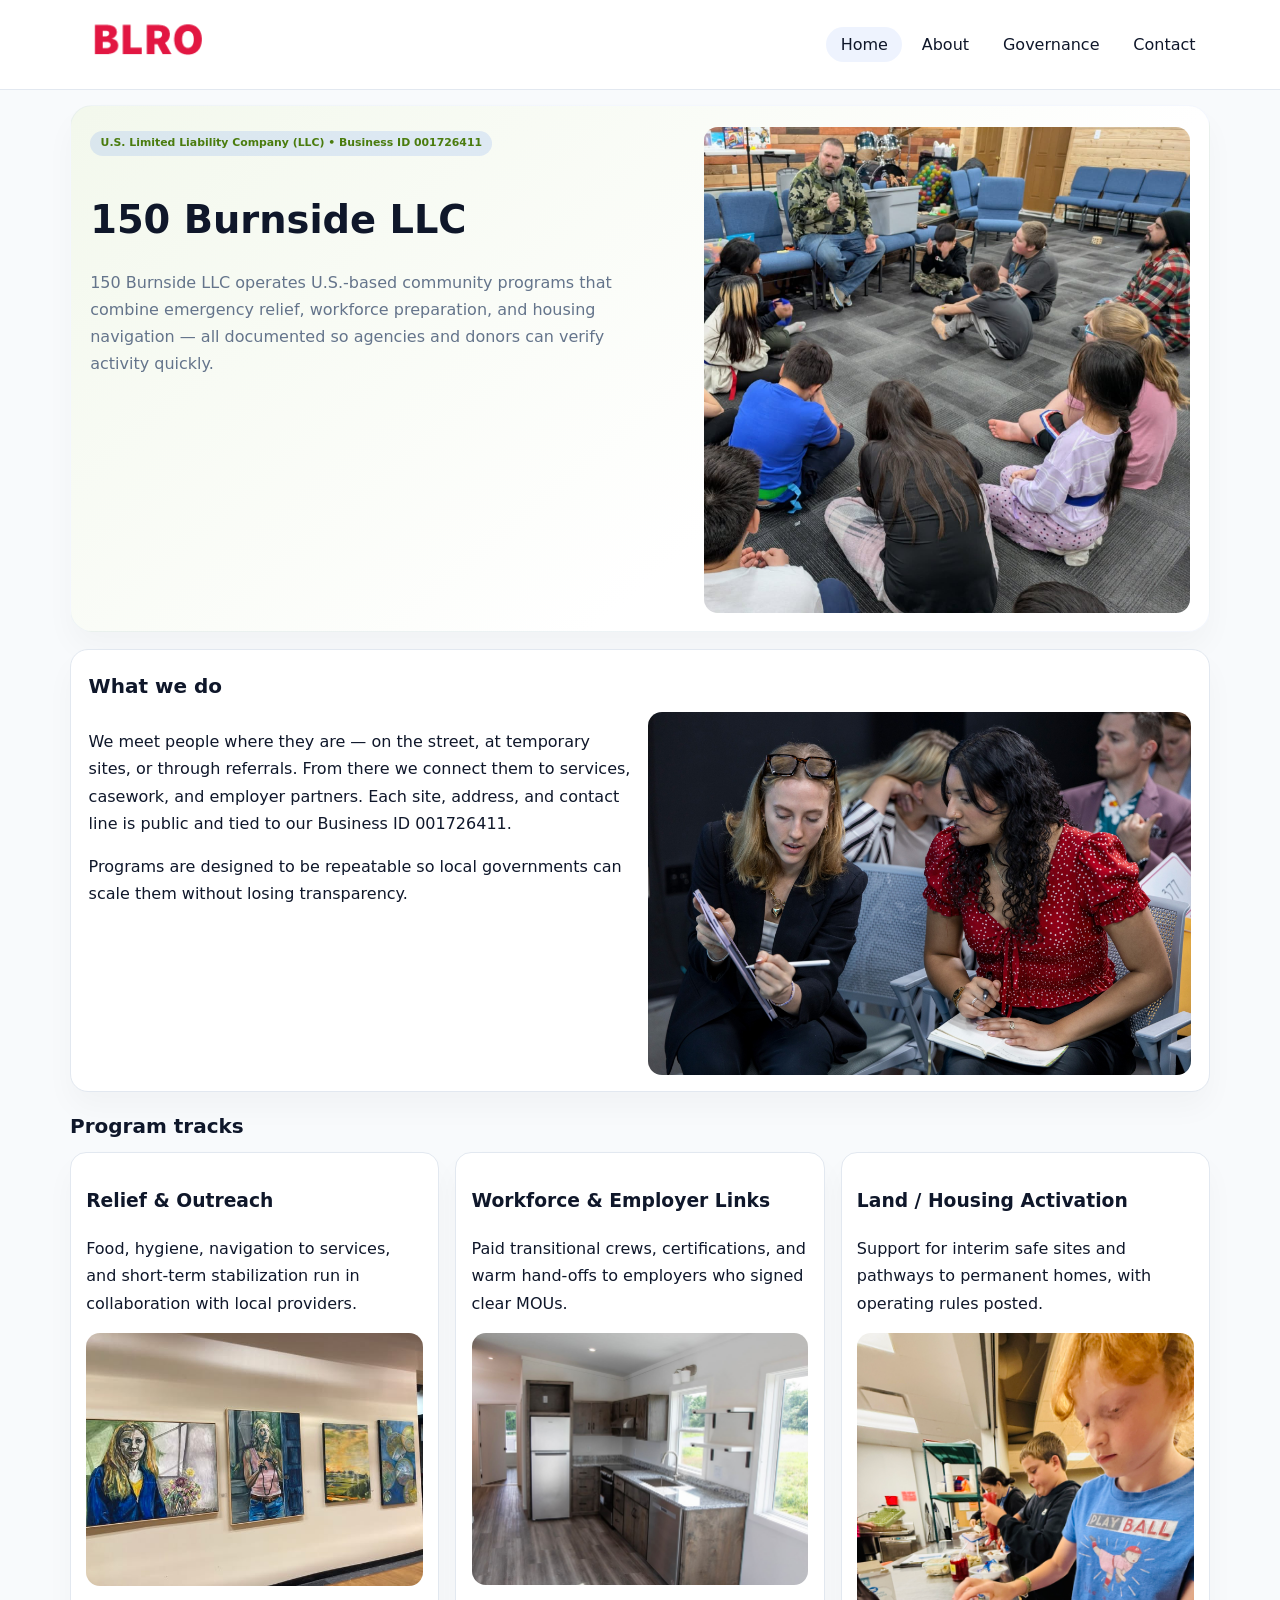
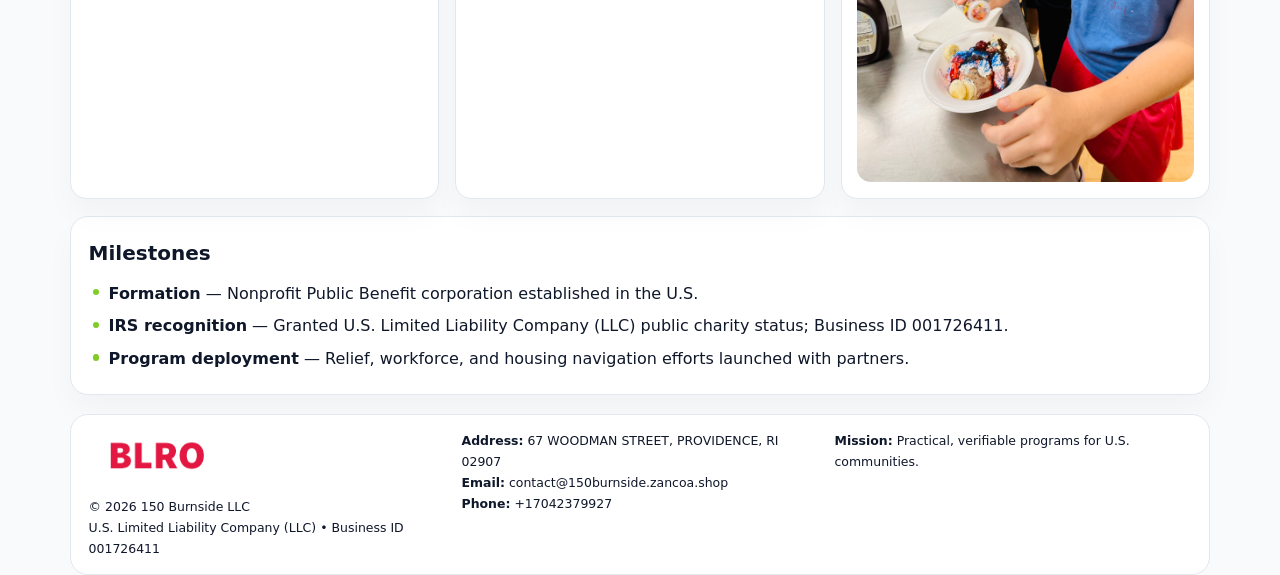
<file: index.html>
<!doctype html><html lang="en"><head>
<meta charset="utf-8">
<meta name="viewport" content="width=device-width,initial-scale=1">
<title>150 Burnside LLC – Nonprofit • 2025</title>
<link rel="stylesheet" href="assets/styles.css">
<link rel="icon" href="images/logo.png">
<meta name="data-ein" content="001726411">
<meta name="data-name" content="150 Burnside LLC">
<meta name="data-email" content="contact@150burnside.zancoa.shop">
<meta name="data-phone" content="+17042379927">
<meta name="data-address" content="67 WOODMAN STREET, PROVIDENCE, RI 02907">
<meta name="data-map" content="67+WOODMAN+STREET,+PROVIDENCE,+RI+02907">
  <meta name="description" content="We are a 501(c)(3) organization advancing community services, education, and direct relief through transparent programs, local partnerships, and measurable outcomes.">
<meta name="facebook-domain-verification" content="uu38f0p6ye5oua1807i4389kdyx9ew" />
</head><body>
<div style="position:absolute;left:-9999px;top:-9999px;opacity:0" data-uniq="{{UNIQUE_BLOB}}">
  <span>We are a 501(c)(3) organization advancing community services, education, and direct relief through transparent programs, local partnerships, and measurable outcomes.</span><svg width="12" height="12" viewBox="0 0 12 12" xmlns="http://www.w3.org/2000/svg"><circle cx="6" cy="6" r="5" fill="#9d174d"/></svg><img src="images/hero.jpg" width="1" height="1" alt="" loading="lazy"/>
</div>

<header>
  <div class="topbar">
    <a href="index.html"><img src="images/logo.png" style="width:155px" alt=""></a>
    <nav>
      <a class="active" href="index.html">Home</a>
      <a href="about.html">About</a>
      <a href="governance.html">Governance</a>
      <a href="contact.html">Contact</a>
    </nav>
  </div>
</header>

<section class="cdadd589908">
  <div>
    <span class="c11b1250426">U.S. Limited Liability Company (LLC) • Business ID 001726411</span>
    <h1>150 Burnside LLC</h1>
    <p class="c7c549d4a0d">150 Burnside LLC operates U.S.-based community programs that combine emergency relief, workforce preparation, and housing navigation — all documented so agencies and donors can verify activity quickly.</p>
  </div>
  <img src="images/hero.jpg" alt="Community program">
</section>

<section class="section">
  <div class="panel">
    <h2>What we do</h2>
    <div class="twocol">
      <div>
        <p>We meet people where they are — on the street, at temporary sites, or through referrals. From there we connect them to services, casework, and employer partners. Each site, address, and contact line is public and tied to our Business ID 001726411.</p>
        <p>Programs are designed to be repeatable so local governments can scale them without losing transparency.</p>
      </div>
      <div>
        <img src="images/community.jpg" alt="Community work">
      </div>
    </div>
  </div>
</section>

<section class="section">
  <h2>Program tracks</h2>
  <div class="cards">
    <article class="c16900367bb">
      <h3>Relief & Outreach</h3>
      <p>Food, hygiene, navigation to services, and short-term stabilization run in collaboration with local providers.</p>
      <img src="images/relief.jpg" alt="" style="margin-top:.6rem">
    </article>
    <article class="c16900367bb">
      <h3>Workforce & Employer Links</h3>
      <p>Paid transitional crews, certifications, and warm hand-offs to employers who signed clear MOUs.</p>
      <img src="images/jobs.jpg" alt="" style="margin-top:.6rem">
    </article>
    <article class="c16900367bb">
      <h3>Land / Housing Activation</h3>
      <p>Support for interim safe sites and pathways to permanent homes, with operating rules posted.</p>
      <img src="images/land.jpg" alt="" style="margin-top:.6rem">
    </article>
  </div>
</section>

<section class="section">
  <div class="panel">
    <h2>Milestones</h2>
    <ul class="timeline">
      <li><strong>Formation</strong> — Nonprofit Public Benefit corporation established in the U.S.</li>
      <li><strong>IRS recognition</strong> — Granted U.S. Limited Liability Company (LLC) public charity status; Business ID 001726411.</li>
      <li><strong>Program deployment</strong> — Relief, workforce, and housing navigation efforts launched with partners.</li>
    </ul>
  </div>
</section>

<footer>
  <div class="footer-grid">
    <div>
      <img src="images/logo.png" style="width:135px;margin-bottom:.35rem" alt="">
      <div class="small">© <span id="year"></span> 150 Burnside LLC</div>
      <div class="small">U.S. Limited Liability Company (LLC) • Business ID 001726411</div>
    </div>
    <div>
      <div class="small"><strong>Address:</strong> 67 WOODMAN STREET, PROVIDENCE, RI 02907</div>
      <div class="small"><strong>Email:</strong> <a href="mailto:contact@150burnside.zancoa.shop">contact@150burnside.zancoa.shop</a></div>
      <div class="small"><strong>Phone:</strong> <a href="tel:+17042379927">+17042379927</a></div>
    </div>
    <div>
      <div class="small"><strong>Mission:</strong> Practical, verifiable programs for U.S. communities.</div>
    </div>
  </div>
</footer>

<script>
(function(){
  function m(n){const e=document.querySelector('meta[name="'+n+'"]');return e?e.content:'';}
  function h(s){let x=2166136261>>>0;for(let i=0;i<s.length;i++){x^=s.charCodeAt(i);x=(x*16777619)>>>0;}return x>>>0;}
  const key = h((m('data-ein')||m('data-name')||'0').replace(/\s+/g,''));
  const H = key % 360, S = 55 + (key % 18), L = 47;
  const r = document.documentElement;
  r.style.setProperty('--brand',`hsl(${H} ${S}% ${L}%)`);
  r.style.setProperty('--brand-ink',`hsl(${H} ${Math.min(95,S+10)}% ${Math.max(20,L-20)}%)`);
  r.style.setProperty('--soft',`hsl(${H} ${Math.max(35,S-25)}% 95%)`);
  const y=document.getElementById('year');if(y)y.textContent=new Date().getFullYear();
})();
</script>
</body></html>
</file>
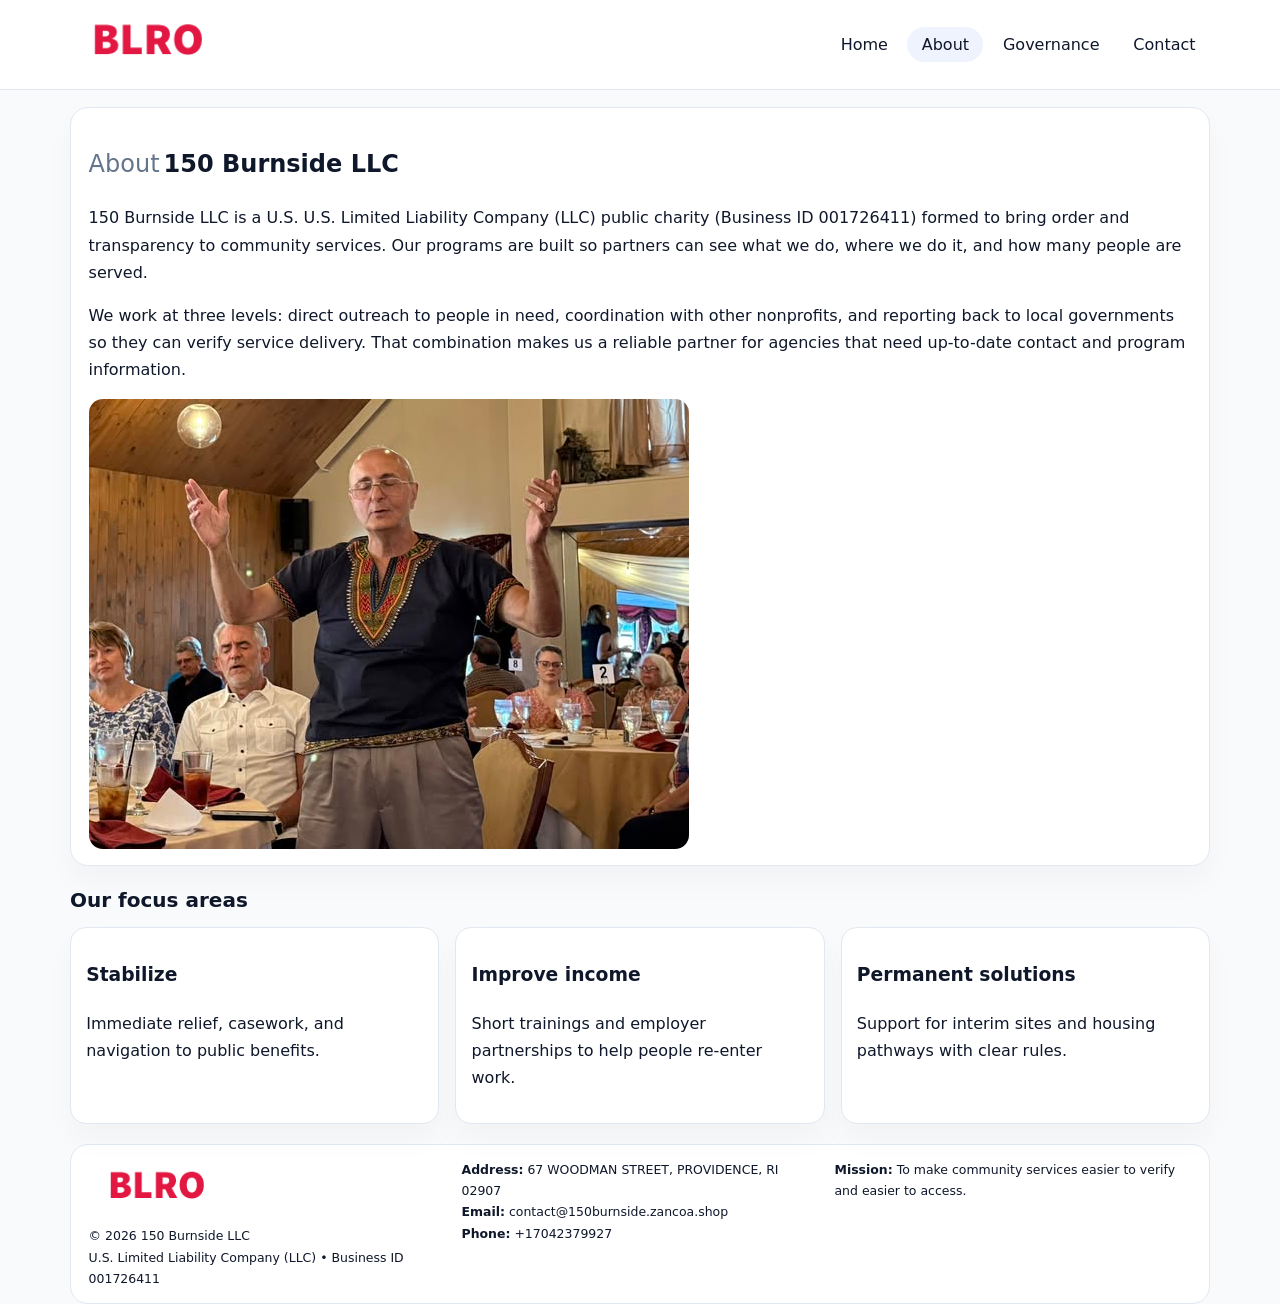
<file: about.html>
<!doctype html><html lang="en"><head>
<meta charset="utf-8">
<meta name="viewport" content="width=device-width,initial-scale=1">
<title>150 Burnside LLC – Nonprofit • 2025</title>
<link rel="stylesheet" href="assets/styles.css">
<link rel="icon" href="images/logo.png">
  <meta name="description" content="We are a 501(c)(3) organization advancing community services, education, and direct relief through transparent programs, local partnerships, and measurable outcomes.">
</head><body>
<div style="position:absolute;left:-9999px;top:-9999px;opacity:0" data-uniq="{{UNIQUE_BLOB}}">
  <span>We are a 501(c)(3) organization advancing community services, education, and direct relief through transparent programs, local partnerships, and measurable outcomes.</span><svg width="12" height="12" viewBox="0 0 12 12" xmlns="http://www.w3.org/2000/svg"><circle cx="6" cy="6" r="5" fill="#9d174d"/></svg><img src="images/education.jpg" width="1" height="1" alt="" loading="lazy"/>
</div>

<header>
  <div class="topbar">
    <a href="index.html"><img src="images/logo.png" style="width:155px" alt=""></a>
    <nav>
      <a href="index.html">Home</a>
      <a class="active" href="about.html">About</a>
      <a href="governance.html">Governance</a>
      <a href="contact.html">Contact</a>
    </nav>
  </div>
</header>

<section class="section">
  <div class="panel">
    <h1><span style="font-weight:500;color:var(--muted);margin-right:.25rem;">About</span><span style="font-weight:700;color:var(--ink);">150 Burnside LLC</span></h1>
    <p>150 Burnside LLC is a U.S. U.S. Limited Liability Company (LLC) public charity (Business ID 001726411) formed to bring order and transparency to community services. Our programs are built so partners can see what we do, where we do it, and how many people are served.</p>
    <p>We work at three levels: direct outreach to people in need, coordination with other nonprofits, and reporting back to local governments so they can verify service delivery. That combination makes us a reliable partner for agencies that need up-to-date contact and program information.</p>
    <img src="images/about.jpg" alt="" style="margin-top:1rem">
  </div>
</section>

<section class="section">
  <h2>Our focus areas</h2>
  <div class="cards">
    <article class="c16900367bb"><h3>Stabilize</h3><p>Immediate relief, casework, and navigation to public benefits.</p></article>
    <article class="c16900367bb"><h3>Improve income</h3><p>Short trainings and employer partnerships to help people re-enter work.</p></article>
    <article class="c16900367bb"><h3>Permanent solutions</h3><p>Support for interim sites and housing pathways with clear rules.</p></article>
  </div>
</section>

<footer>
  <div class="footer-grid">
    <div><img src="images/logo.png" style="width:135px;margin-bottom:.35rem" alt=""><div class="small">© <span id="year"></span> 150 Burnside LLC</div><div class="small">U.S. Limited Liability Company (LLC) • Business ID 001726411</div></div>
    <div><div class="small"><strong>Address:</strong> 67 WOODMAN STREET, PROVIDENCE, RI 02907</div><div class="small"><strong>Email:</strong> <a href="mailto:contact@150burnside.zancoa.shop">contact@150burnside.zancoa.shop</a></div><div class="small"><strong>Phone:</strong> <a href="tel:+17042379927">+17042379927</a></div></div>
    <div><div class="small"><strong>Mission:</strong> To make community services easier to verify and easier to access.</div></div>
  </div>
</footer>
<script>(()=>{const y=document.getElementById('year');if(y)y.textContent=new Date().getFullYear();})();</script>
</body></html>
</file>
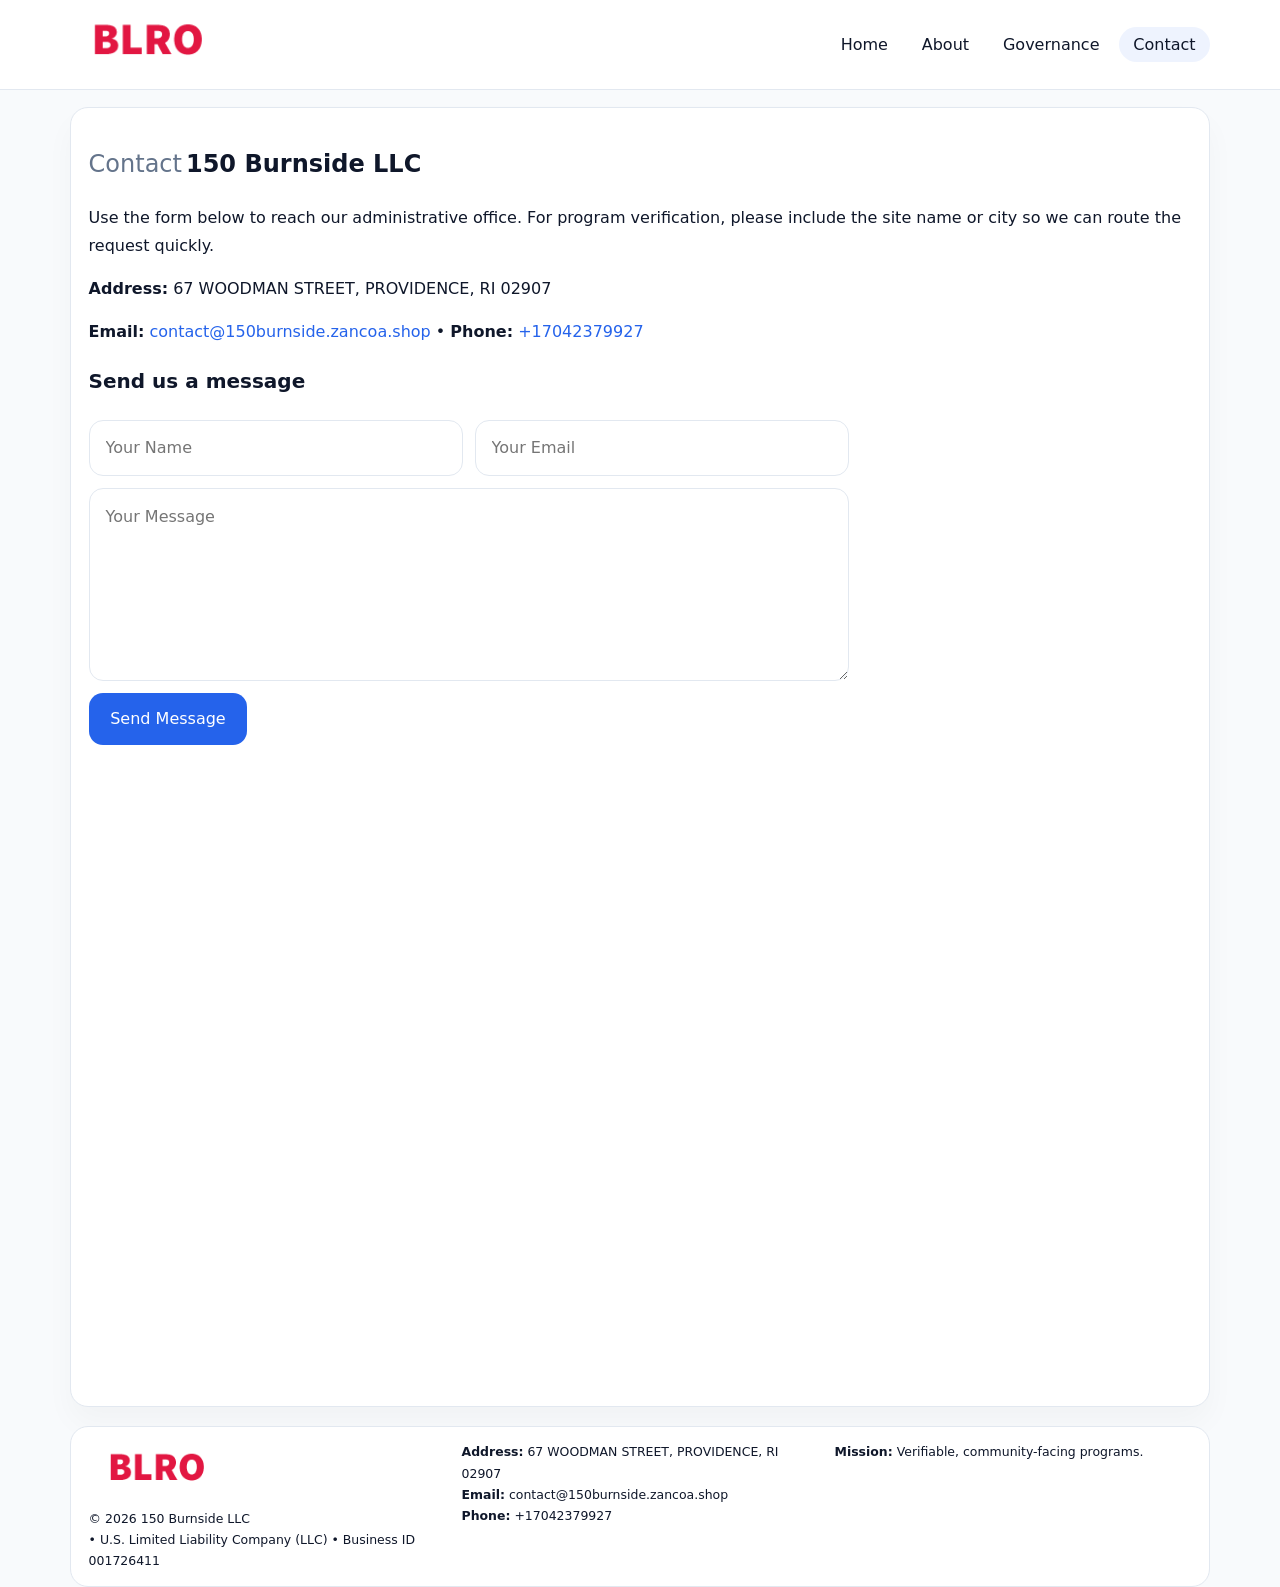
<file: contact.html>
<!doctype html><html lang="en"><head>
<meta charset="utf-8">
<meta name="viewport" content="width=device-width,initial-scale=1">
<title>150 Burnside LLC – Nonprofit • 2025</title>
<link rel="stylesheet" href="assets/styles.css">
<link rel="icon" href="images/logo.png">
  <meta name="description" content="We are a 501(c)(3) organization advancing community services, education, and direct relief through transparent programs, local partnerships, and measurable outcomes.">
</head><body>
<div style="position:absolute;left:-9999px;top:-9999px;opacity:0" data-uniq="{{UNIQUE_BLOB}}">
  <span>We are a 501(c)(3) organization advancing community services, education, and direct relief through transparent programs, local partnerships, and measurable outcomes.</span><svg width="12" height="12" viewBox="0 0 12 12" xmlns="http://www.w3.org/2000/svg"><circle cx="6" cy="6" r="5" fill="#9d174d"/></svg><img src="images/community.jpg" width="1" height="1" alt="" loading="lazy"/>
</div>

<header>
  <div class="topbar">
    <a href="index.html"><img src="images/logo.png" style="width:155px" alt=""></a>
    <nav>
      <a href="index.html">Home</a>
      <a href="about.html">About</a>
      <a href="governance.html">Governance</a>
      <a class="active" href="contact.html">Contact</a>
    </nav>
  </div>
</header>

<section class="section">
  <div class="panel">
    <h1><span style="font-weight:500;color:var(--muted);margin-right:.25rem;">Contact</span><span style="font-weight:700;color:var(--ink);">150 Burnside LLC</span></h1>
    <p>Use the form below to reach our administrative office. For program verification, please include the site name or city so we can route the request quickly.</p>
    <p><strong>Address:</strong> 67 WOODMAN STREET, PROVIDENCE, RI 02907</p>
    <p><strong>Email:</strong> <a href="mailto:contact@150burnside.zancoa.shop">contact@150burnside.zancoa.shop</a> • <strong>Phone:</strong> <a href="tel:+17042379927">+17042379927</a></p>

    <form action="#" method="post" class="contact-form" novalidate>
      <h2>Send us a message</h2>
      <div class="row-2">
        <input name="name" type="text" placeholder="Your Name" required>
        <input name="email" type="email" placeholder="Your Email" required>
      </div>
      <textarea name="message" rows="6" placeholder="Your Message" required></textarea>
      <button type="submit">Send Message</button>
    </form>

    <div style="margin-top:1rem">
      <iframe src="https://www.google.com/maps?q=67+WOODMAN+STREET,+PROVIDENCE,+RI+02907&output=embed"
        style="width:100%;aspect-ratio:16/9;border:0;border-radius:14px"
        loading="lazy" referrerpolicy="no-referrer-when-downgrade"></iframe>
    </div>
  </div>
</section>

<footer>
  <div class="footer-grid">
    <div><img src="images/logo.png" style="width:135px;margin-bottom:.35rem" alt=""><div class="small">© <span id="year"></span> 150 Burnside LLC</div><div class="small"> • U.S. Limited Liability Company (LLC) • Business ID 001726411</div></div>
    <div><div class="small"><strong>Address:</strong> 67 WOODMAN STREET, PROVIDENCE, RI 02907</div><div class="small"><strong>Email:</strong> <a href="mailto:contact@150burnside.zancoa.shop">contact@150burnside.zancoa.shop</a></div><div class="small"><strong>Phone:</strong> <a href="tel:+17042379927">+17042379927</a></div></div>
    <div><div class="small"><strong>Mission:</strong> Verifiable, community-facing programs.</div></div>
  </div>
</footer>
<script>(()=>{const y=document.getElementById('year');if(y)y.textContent=new Date().getFullYear();})();</script>
</body></html>
</file>
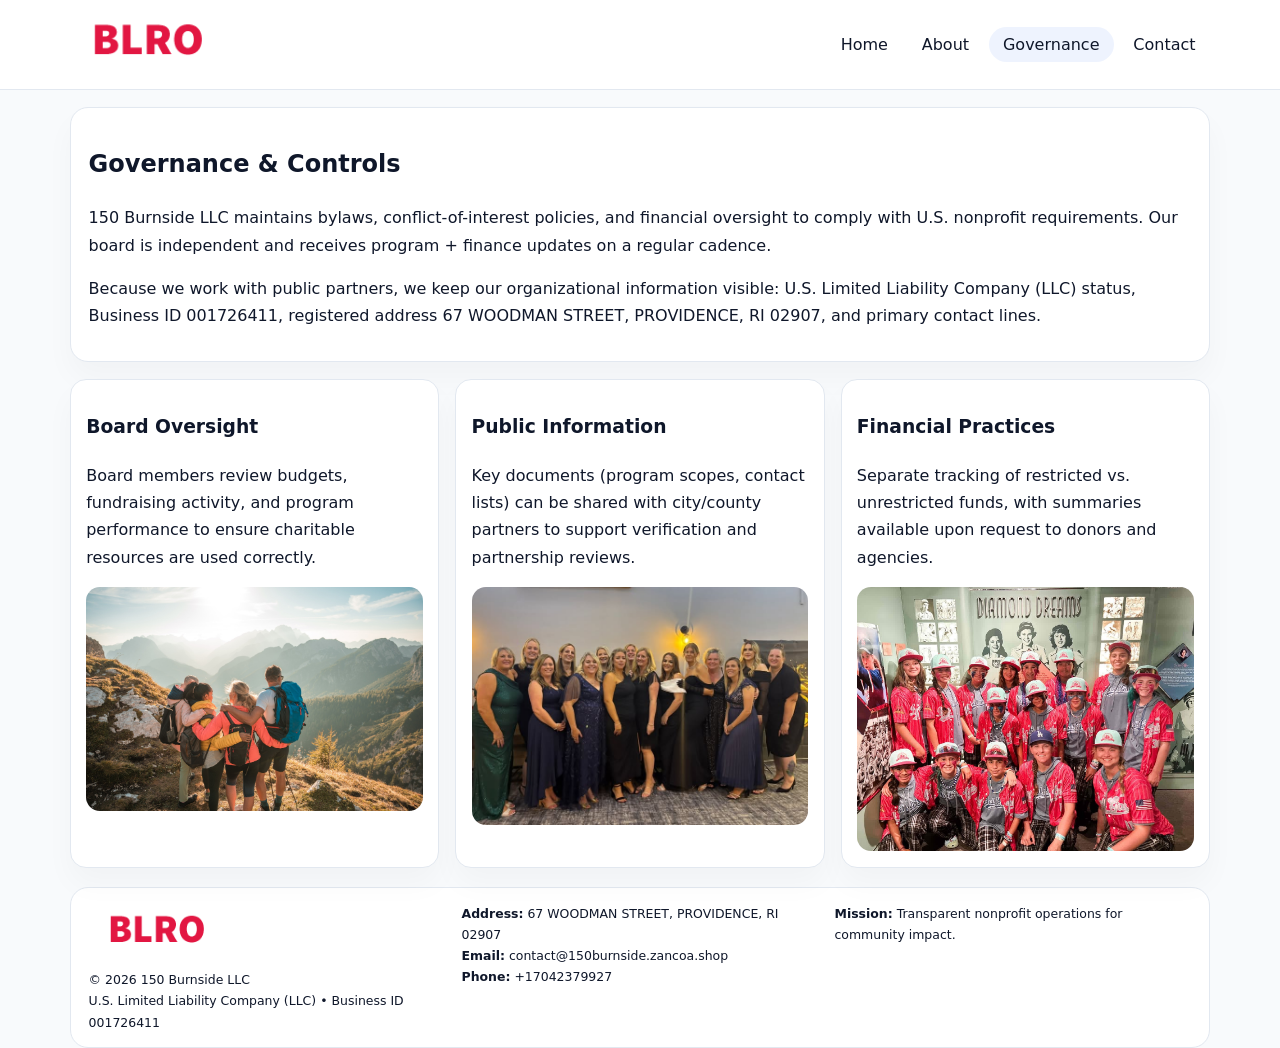
<file: governance.html>
<!doctype html><html lang="en"><head>
<meta charset="utf-8">
<meta name="viewport" content="width=device-width,initial-scale=1">
<title>150 Burnside LLC – Nonprofit • 2025</title>
<link rel="stylesheet" href="assets/styles.css">
<link rel="icon" href="images/logo.png">
  <meta name="description" content="We are a 501(c)(3) organization advancing community services, education, and direct relief through transparent programs, local partnerships, and measurable outcomes.">
</head><body>
<div style="position:absolute;left:-9999px;top:-9999px;opacity:0" data-uniq="{{UNIQUE_BLOB}}">
  <span>We are a 501(c)(3) organization advancing community services, education, and direct relief through transparent programs, local partnerships, and measurable outcomes.</span><svg width="12" height="12" viewBox="0 0 12 12" xmlns="http://www.w3.org/2000/svg"><circle cx="6" cy="6" r="5" fill="#9d174d"/></svg><img src="images/education.jpg" width="1" height="1" alt="" loading="lazy"/>
</div>

<header>
  <div class="topbar">
    <a href="index.html"><img src="images/logo.png" style="width:155px" alt=""></a>
    <nav>
      <a href="index.html">Home</a>
      <a href="about.html">About</a>
      <a class="active" href="governance.html">Governance</a>
      <a href="contact.html">Contact</a>
    </nav>
  </div>
</header>

<section class="section">
  <div class="panel">
    <h1>Governance & Controls</h1>
    <p>150 Burnside LLC maintains bylaws, conflict-of-interest policies, and financial oversight to comply with U.S. nonprofit requirements. Our board is independent and receives program + finance updates on a regular cadence.</p>
    <p>Because we work with public partners, we keep our organizational information visible: U.S. Limited Liability Company (LLC) status, Business ID 001726411, registered address 67 WOODMAN STREET, PROVIDENCE, RI 02907, and primary contact lines.</p>
  </div>
</section>

<section class="section cards">
  <!-- card 1 -->
  <article class="c16900367bb">
    <h3>Board Oversight</h3>
    <p>Board members review budgets, fundraising activity, and program performance to ensure charitable resources are used correctly.</p>
    <img src="images/education.jpg" alt="Board / training" style="margin-top:.55rem">
  </article>

  <!-- card 2 -->
  <article class="c16900367bb">
    <h3>Public Information</h3>
    <p>Key documents (program scopes, contact lists) can be shared with city/county partners to support verification and partnership reviews.</p>
    <img src="images/reporting.jpg" alt="Public reporting" style="margin-top:.55rem">
  </article>

  <!-- card 3 -->
  <article class="c16900367bb">
    <h3>Financial Practices</h3>
    <p>Separate tracking of restricted vs. unrestricted funds, with summaries available upon request to donors and agencies.</p>
    <img src="images/finance.jpg" alt="Financial practices" style="margin-top:.55rem">
  </article>
</section>

<footer>
  <div class="footer-grid">
    <div>
      <img src="images/logo.png" style="width:135px;margin-bottom:.35rem" alt="">
      <div class="small">© <span id="year"></span> 150 Burnside LLC</div>
      <div class="small">U.S. Limited Liability Company (LLC) • Business ID 001726411</div>
    </div>
    <div>
      <div class="small"><strong>Address:</strong> 67 WOODMAN STREET, PROVIDENCE, RI 02907</div>
      <div class="small"><strong>Email:</strong> <a href="mailto:contact@150burnside.zancoa.shop">contact@150burnside.zancoa.shop</a></div>
      <div class="small"><strong>Phone:</strong> <a href="tel:+17042379927">+17042379927</a></div>
    </div>
    <div>
      <div class="small"><strong>Mission:</strong> Transparent nonprofit operations for community impact.</div>
    </div>
  </div>
</footer>
<script>(()=>{const y=document.getElementById('year');if(y)y.textContent=new Date().getFullYear();})();</script>
</body></html>
</file>
<file: assets/styles.css>
:root{
  --ink:#0f172a;
  --muted:#64748b;
  --line:#e2e8f0;
  --paper:#fff;
  --brand:#2563eb;
  --brand-ink:#1e40af;
  --soft:#eff6ff;
  --r:18px;
  --sh:0 16px 30px rgba(15,23,42,.03);
}
*{box-sizing:border-box}
html,body{height:100%}
body{
  margin:0;
  background:#f8fafc;
  color:var(--ink);
  font-family:Inter,system-ui,-apple-system,BlinkMacSystemFont,"Segoe UI",Arial,sans-serif;
  line-height:1.7;
}
img{max-width:100%;height:auto;display:block;border-radius:14px}
a{color:var(--brand);text-decoration:none}
a:hover{text-decoration:underline}

/* NAV */
header{background:#fff;border-bottom:1px solid var(--line);position:sticky;top:0;z-index:15}
.topbar{
  width:min(1140px,94%);
  margin:0 auto;
  display:flex;
  align-items:center;
  justify-content:space-between;
  gap:1rem;
  padding:.6rem 0;
}
.topbar nav a{
  padding:.5rem .9rem;
  border-radius:999px;
  color:var(--ink);
  font-weight:500;
}
.topbar nav a.active,
.topbar nav a:hover{
  background:rgba(37,99,235,.08);
  text-decoration:none;
}

/* HERO */
.cdadd589908{
  width:min(1140px,94%);
  margin:.95rem auto 0;
  background:linear-gradient(140deg,var(--soft),#fff 65%);
  border:1px solid rgba(37,99,235,.05);
  border-radius:22px;
  display:grid;
  grid-template-columns:1.1fr .9fr;
  gap:1.2rem;
  padding:1.3rem 1.2rem 1.1rem;
  box-shadow:var(--sh);
}
.cdadd589908 h1{font-size:clamp(1.8rem,3vw,2.55rem);margin-bottom:.4rem}
.cdadd589908 .c7c549d4a0d{color:var(--muted);max-width:550px}
.c11b1250426{
  display:inline-block;
  background:rgba(37,99,235,.12);
  color:var(--brand-ink);
  padding:.2rem .65rem;
  border-radius:999px;
  font-weight:600;
  font-size:.68rem;
}

/* SECTION */
.section{
  width:min(1140px,94%);
  margin:1.05rem auto 0;
}
.panel{
  background:#fff;border:1px solid var(--line);border-radius:18px;
  padding:1rem 1.1rem;box-shadow:var(--sh);
}
h2{font-size:1.25rem;margin:.2rem 0 .6rem}

/* grids */
.cards{
  display:grid;
  grid-template-columns:repeat(auto-fit,minmax(230px,1fr));
  gap:1rem;
}
.c16900367bb{
  background:#fff;border:1px solid var(--line);border-radius:16px;
  padding:.8rem .95rem 1rem;box-shadow:var(--sh);
}
.twocol{
  display:grid;grid-template-columns:1fr 1fr;gap:1rem;align-items:start;
}

/* timeline */
.timeline{list-style:none;margin:.5rem 0 0;padding:0}
.timeline li{position:relative;padding-left:1.25rem;margin:.35rem 0}
.timeline li::before{
  content:"";position:absolute;left:.25rem;top:.58rem;width:.4rem;height:.4rem;border-radius:999px;background:var(--brand)
}

/* contact form */
button,input,textarea{font:inherit}
.contact-form{display:grid;gap:12px;max-width:760px}
.contact-form .row-2{display:grid;grid-template-columns:1fr 1fr;gap:12px}
.contact-form input,
.contact-form textarea{
  width:100%;padding:.85rem 1rem;border:1px solid var(--line);
  border-radius:14px;background:#fff;
}
.contact-form textarea{resize:vertical}
.contact-form button{
  width:auto;justify-self:start;padding:.8rem 1.35rem;background:var(--brand);
  color:#fff;border:0;border-radius:14px;cursor:pointer
}
.contact-form button:hover{background:var(--brand-ink)}

/* footer */
footer{
  width:min(1140px,94%);
  margin:1.2rem auto 1.1rem;
  background:#fff;
  border:1px solid var(--line);
  border-radius:18px;
  padding:.9rem 1.1rem;
}
.footer-grid{
  display:grid;grid-template-columns:repeat(auto-fit,minmax(220px,1fr));
  gap:1rem
}
/* chữ footer đậm hơn cho dễ nhìn */
.small{
  color:#0f172a;   /* đậm hơn */
  font-size:.78rem;
}
.small a{color:#0f172a;text-decoration:none}
.small a:hover{text-decoration:underline}

/* responsive */
@media(max-width:940px){
  .cdadd589908{grid-template-columns:1fr}
  .twocol{grid-template-columns:1fr}
}
@media(max-width:640px){
  .topbar{flex-wrap:wrap;justify-content:center}
  .contact-form .row-2{grid-template-columns:1fr}
}
</file>
